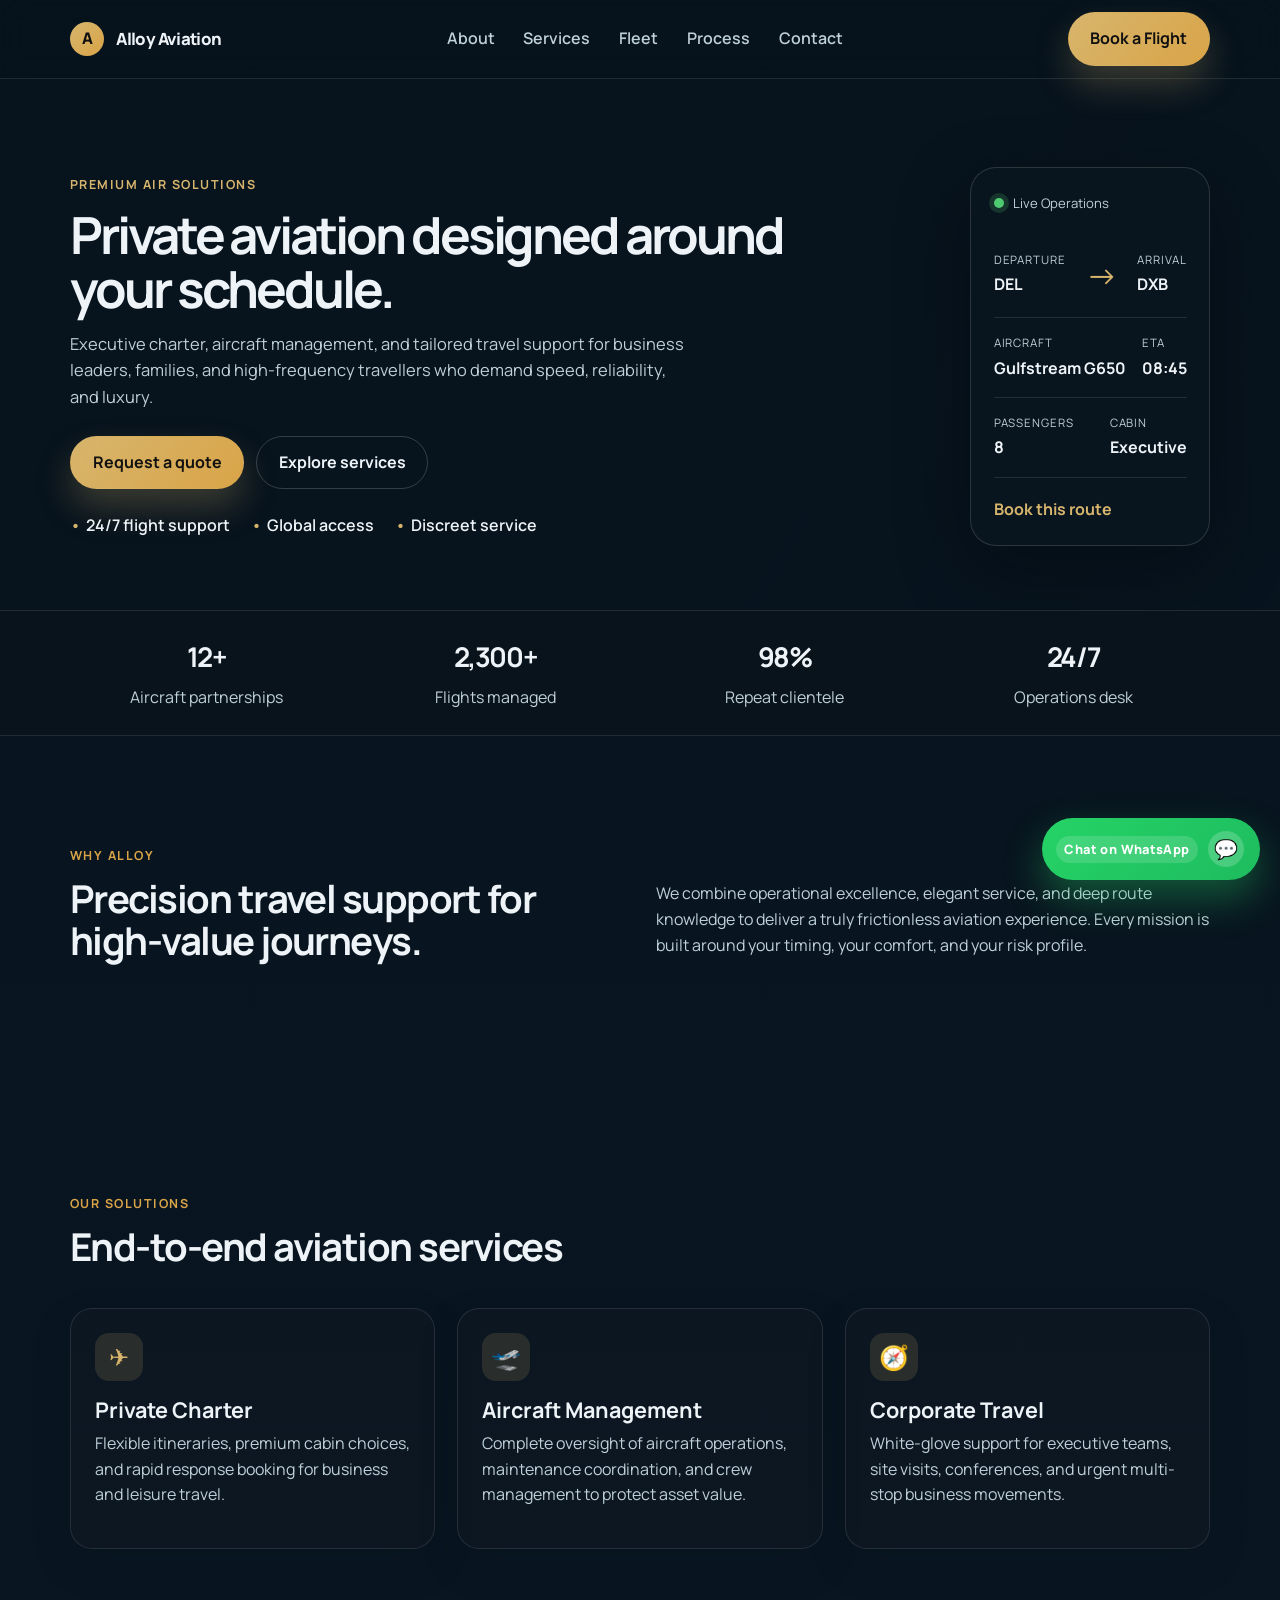
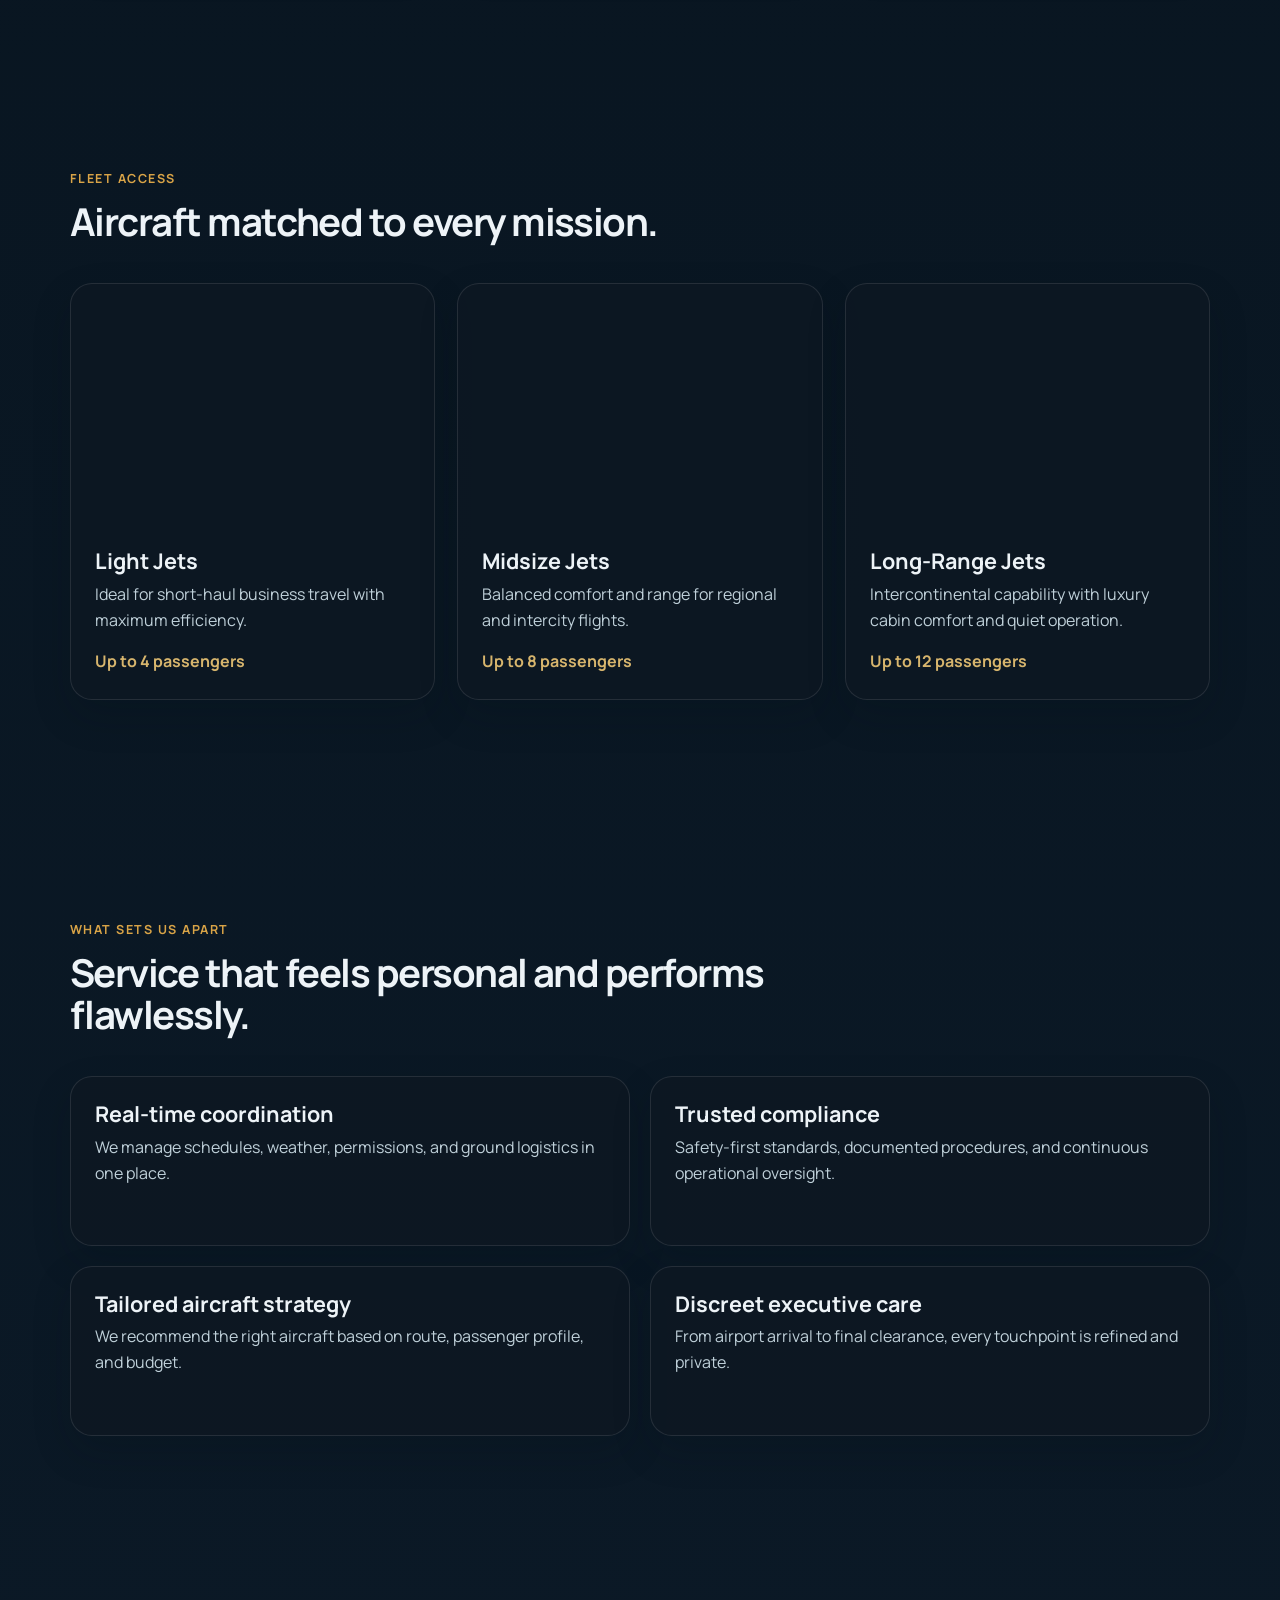
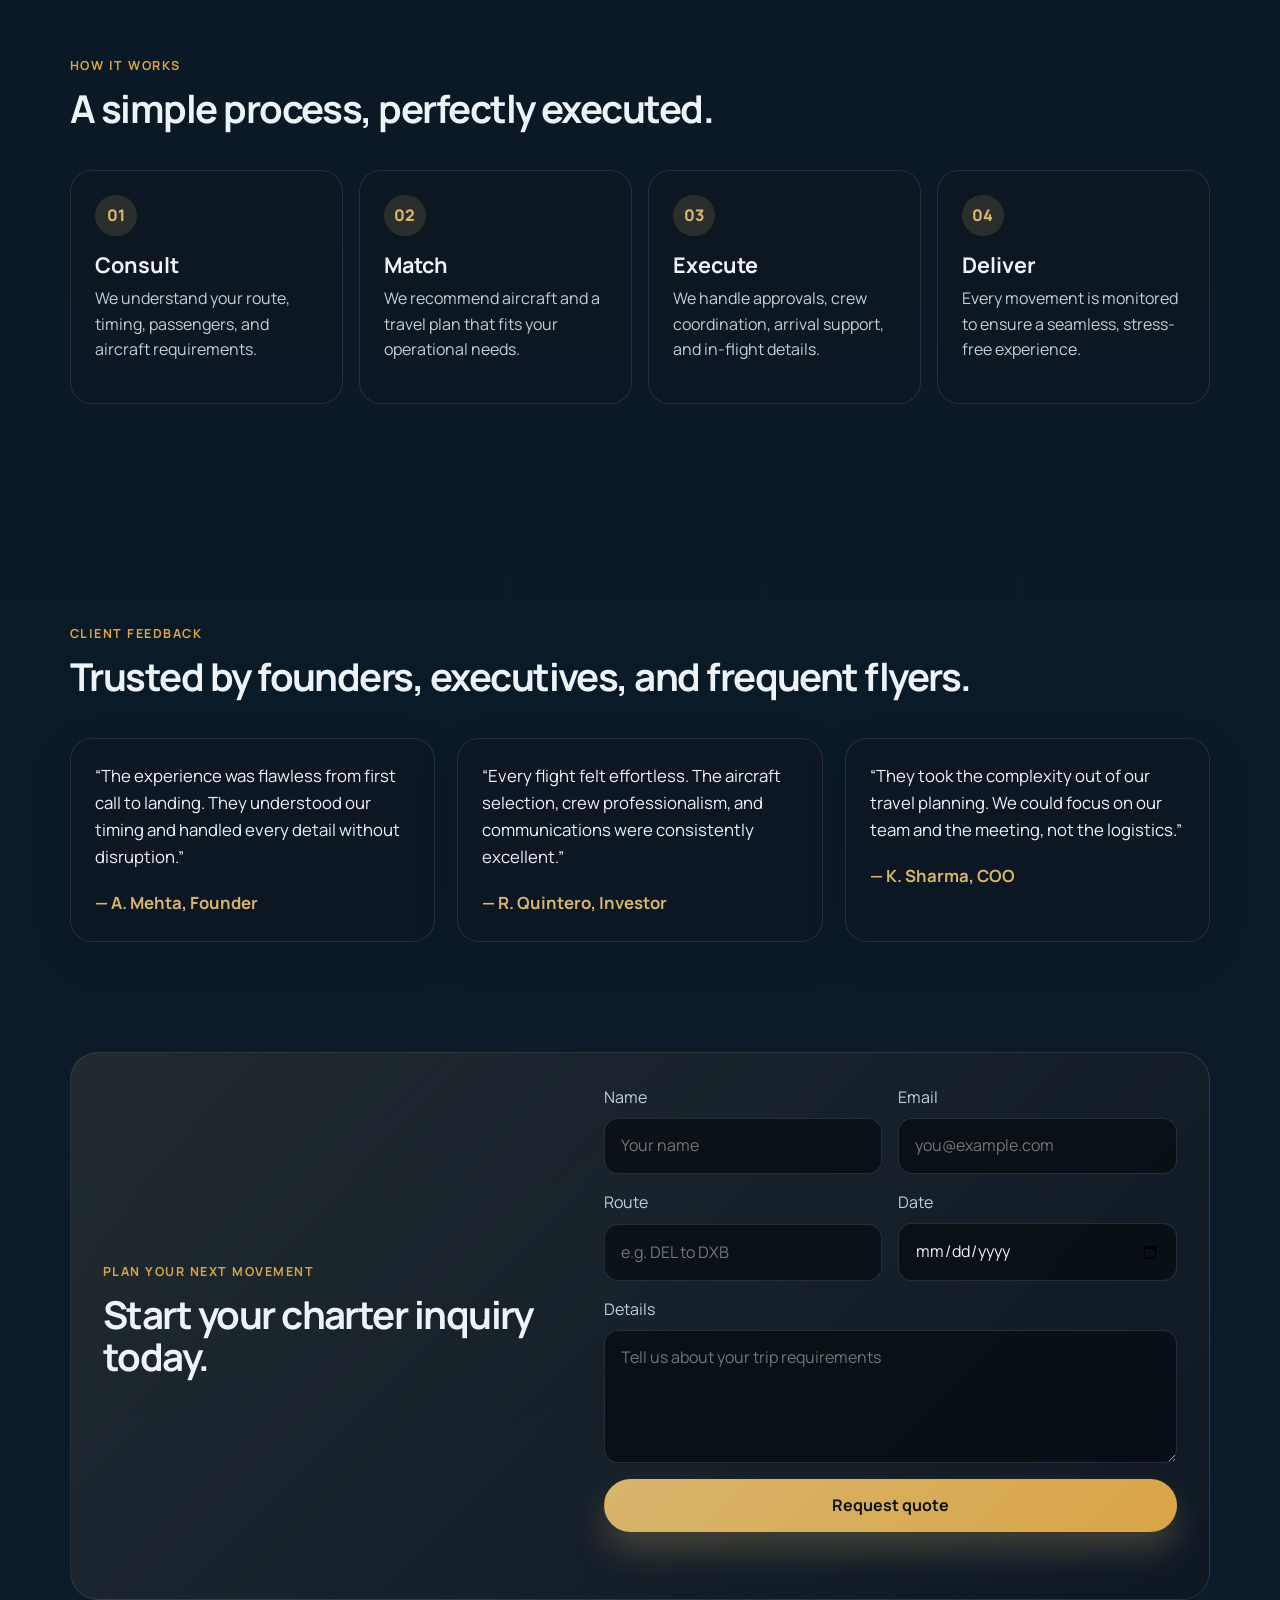
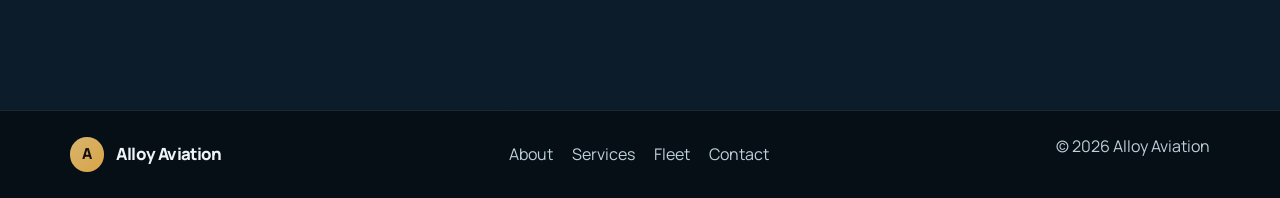
<file: index.html>
<!DOCTYPE html>
<html lang="en">
  <head>
    <meta charset="UTF-8" />
    <meta name="viewport" content="width=device-width, initial-scale=1.0" />
    <meta
      name="description"
      content="Alloy Aviation offers premium private charter, aircraft management, and executive travel solutions with precision and discretion."
    />
    <title>Alloy Aviation | Private Jet Charter & Executive Travel</title>
    <link rel="preconnect" href="https://fonts.googleapis.com" />
    <link rel="preconnect" href="https://fonts.gstatic.com" crossorigin />
    <link
      href="https://fonts.googleapis.com/css2?family=Manrope:wght@400;500;600;700;800&display=swap"
      rel="stylesheet"
    />
    <link rel="stylesheet" href="styles.css" />
  </head>
  <body>
    <header class="site-header">
      <div class="container nav-wrap">
        <a href="#top" class="brand" aria-label="Alloy Aviation home">
          <span class="brand-mark">A</span>
          <span class="brand-text">Alloy Aviation</span>
        </a>

        <button class="nav-toggle" aria-label="Toggle navigation" aria-expanded="false">
          <span></span>
          <span></span>
          <span></span>
        </button>

        <nav class="main-nav" aria-label="Main navigation">
          <a href="#about">About</a>
          <a href="#services">Services</a>
          <a href="#fleet">Fleet</a>
          <a href="#process">Process</a>
          <a href="#contact">Contact</a>
        </nav>

        <a href="#contact" class="btn btn-primary nav-cta">Book a Flight</a>
      </div>
    </header>

    <main id="top">
      <section class="hero">
        <div class="hero-overlay"></div>
        <div class="container hero-grid">
          <div class="hero-copy">
            <p class="eyebrow">Premium air solutions</p>
            <h1>Private aviation designed around your schedule.</h1>
            <p class="lead">
              Executive charter, aircraft management, and tailored travel support for
              business leaders, families, and high-frequency travellers who demand speed,
              reliability, and luxury.
            </p>
            <div class="hero-actions">
              <a href="#contact" class="btn btn-primary">Request a quote</a>
              <a href="#services" class="btn btn-secondary">Explore services</a>
            </div>
            <ul class="trust-list" aria-label="Key business strengths">
              <li>24/7 flight support</li>
              <li>Global access</li>
              <li>Discreet service</li>
            </ul>
          </div>

          <div class="hero-card" aria-label="Flight booking summary">
            <div class="card-header">
              <span class="status-dot"></span>
              <span>Live Operations</span>
            </div>
            <div class="flight-summary">
              <div>
                <small>Departure</small>
                <strong>DEL</strong>
              </div>
              <div class="route-arrow">→</div>
              <div>
                <small>Arrival</small>
                <strong>DXB</strong>
              </div>
            </div>
            <div class="meta-row">
              <div>
                <small>Aircraft</small>
                <strong>Gulfstream G650</strong>
              </div>
              <div>
                <small>ETA</small>
                <strong>08:45</strong>
              </div>
            </div>
            <div class="meta-row">
              <div>
                <small>Passengers</small>
                <strong>8</strong>
              </div>
              <div>
                <small>Cabin</small>
                <strong>Executive</strong>
              </div>
            </div>
            <a href="#contact" class="card-link">Book this route</a>
          </div>
        </div>
      </section>

      <section class="stats">
        <div class="container stats-grid">
          <div>
            <strong>12+</strong>
            <span>Aircraft partnerships</span>
          </div>
          <div>
            <strong>2,300+</strong>
            <span>Flights managed</span>
          </div>
          <div>
            <strong>98%</strong>
            <span>Repeat clientele</span>
          </div>
          <div>
            <strong>24/7</strong>
            <span>Operations desk</span>
          </div>
        </div>
      </section>

      <section class="section intro" id="about">
        <div class="container two-column">
          <div>
            <p class="eyebrow accent">Why Alloy</p>
            <h2>Precision travel support for high-value journeys.</h2>
          </div>
          <div>
            <p>
              We combine operational excellence, elegant service, and deep route knowledge to
              deliver a truly frictionless aviation experience. Every mission is built around
              your timing, your comfort, and your risk profile.
            </p>
          </div>
        </div>
      </section>

      <section class="section services" id="services">
        <div class="container">
          <div class="section-heading">
            <p class="eyebrow accent">Our solutions</p>
            <h2>End-to-end aviation services</h2>
          </div>

          <div class="card-grid three-up">
            <article class="info-card">
              <div class="icon">✈</div>
              <h3>Private Charter</h3>
              <p>
                Flexible itineraries, premium cabin choices, and rapid response booking for
                business and leisure travel.
              </p>
            </article>
            <article class="info-card">
              <div class="icon">🛫</div>
              <h3>Aircraft Management</h3>
              <p>
                Complete oversight of aircraft operations, maintenance coordination, and crew
                management to protect asset value.
              </p>
            </article>
            <article class="info-card">
              <div class="icon">🧭</div>
              <h3>Corporate Travel</h3>
              <p>
                White-glove support for executive teams, site visits, conferences, and urgent
                multi-stop business movements.
              </p>
            </article>
          </div>
        </div>
      </section>

      <section class="section fleet" id="fleet">
        <div class="container">
          <div class="section-heading">
            <p class="eyebrow accent">Fleet access</p>
            <h2>Aircraft matched to every mission.</h2>
          </div>

          <div class="card-grid three-up">
            <article class="fleet-card">
              <div class="fleet-image image-one"></div>
              <div class="fleet-copy">
                <h3>Light Jets</h3>
                <p>Ideal for short-haul business travel with maximum efficiency.</p>
                <span>Up to 4 passengers</span>
              </div>
            </article>
            <article class="fleet-card">
              <div class="fleet-image image-two"></div>
              <div class="fleet-copy">
                <h3>Midsize Jets</h3>
                <p>Balanced comfort and range for regional and intercity flights.</p>
                <span>Up to 8 passengers</span>
              </div>
            </article>
            <article class="fleet-card">
              <div class="fleet-image image-three"></div>
              <div class="fleet-copy">
                <h3>Long-Range Jets</h3>
                <p>Intercontinental capability with luxury cabin comfort and quiet operation.</p>
                <span>Up to 12 passengers</span>
              </div>
            </article>
          </div>
        </div>
      </section>

      <section class="section benefits">
        <div class="container">
          <div class="section-heading narrow">
            <p class="eyebrow accent">What sets us apart</p>
            <h2>Service that feels personal and performs flawlessly.</h2>
          </div>

          <div class="benefits-grid">
            <div class="benefit-item">
              <h3>Real-time coordination</h3>
              <p>We manage schedules, weather, permissions, and ground logistics in one place.</p>
            </div>
            <div class="benefit-item">
              <h3>Trusted compliance</h3>
              <p>Safety-first standards, documented procedures, and continuous operational oversight.</p>
            </div>
            <div class="benefit-item">
              <h3>Tailored aircraft strategy</h3>
              <p>We recommend the right aircraft based on route, passenger profile, and budget.</p>
            </div>
            <div class="benefit-item">
              <h3>Discreet executive care</h3>
              <p>From airport arrival to final clearance, every touchpoint is refined and private.</p>
            </div>
          </div>
        </div>
      </section>

      <section class="section process" id="process">
        <div class="container">
          <div class="section-heading">
            <p class="eyebrow accent">How it works</p>
            <h2>A simple process, perfectly executed.</h2>
          </div>

          <div class="timeline">
            <div class="step">
              <span>01</span>
              <h3>Consult</h3>
              <p>We understand your route, timing, passengers, and aircraft requirements.</p>
            </div>
            <div class="step">
              <span>02</span>
              <h3>Match</h3>
              <p>We recommend aircraft and a travel plan that fits your operational needs.</p>
            </div>
            <div class="step">
              <span>03</span>
              <h3>Execute</h3>
              <p>We handle approvals, crew coordination, arrival support, and in-flight details.</p>
            </div>
            <div class="step">
              <span>04</span>
              <h3>Deliver</h3>
              <p>Every movement is monitored to ensure a seamless, stress-free experience.</p>
            </div>
          </div>
        </div>
      </section>

      <section class="section testimonials">
        <div class="container">
          <div class="section-heading">
            <p class="eyebrow accent">Client feedback</p>
            <h2>Trusted by founders, executives, and frequent flyers.</h2>
          </div>

          <div class="card-grid three-up">
            <blockquote class="quote-card">
              “The experience was flawless from first call to landing. They understood our timing
              and handled every detail without disruption.”
              <footer>— A. Mehta, Founder</footer>
            </blockquote>
            <blockquote class="quote-card">
              “Every flight felt effortless. The aircraft selection, crew professionalism, and
              communications were consistently excellent.”
              <footer>— R. Quintero, Investor</footer>
            </blockquote>
            <blockquote class="quote-card">
              “They took the complexity out of our travel planning. We could focus on our team and
              the meeting, not the logistics.”
              <footer>— K. Sharma, COO</footer>
            </blockquote>
          </div>
        </div>
      </section>

      <section class="section cta-panel" id="contact">
        <div class="container cta-wrap">
          <div>
            <p class="eyebrow accent">Plan your next movement</p>
            <h2>Start your charter inquiry today.</h2>
          </div>

          <form
            class="contact-form"
            id="contactForm"
            method="POST"
            action="https://formspree.io/f/your-form-id"
            data-email="hello@alloyaviation.in"
          >
            <div class="form-row">
              <label>
                <span>Name</span>
                <input type="text" name="name" placeholder="Your name" required />
              </label>
              <label>
                <span>Email</span>
                <input type="email" name="email" placeholder="you@example.com" required />
              </label>
            </div>
            <div class="form-row">
              <label>
                <span>Route</span>
                <input type="text" name="route" placeholder="e.g. DEL to DXB" required />
              </label>
              <label>
                <span>Date</span>
                <input type="date" name="date" required />
              </label>
            </div>
            <label>
              <span>Details</span>
              <textarea name="details" rows="4" placeholder="Tell us about your trip requirements"></textarea>
            </label>
            <button type="submit" class="btn btn-primary">Request quote</button>
            <p class="form-status" aria-live="polite"></p>
          </form>
        </div>
      </section>
    </main>

    <footer class="site-footer">
      <div class="container footer-wrap">
        <div>
          <a href="#top" class="brand footer-brand">
            <span class="brand-mark">A</span>
            <span class="brand-text">Alloy Aviation</span>
          </a>
        </div>
        <div class="footer-links">
          <a href="#about">About</a>
          <a href="#services">Services</a>
          <a href="#fleet">Fleet</a>
          <a href="#contact">Contact</a>
        </div>
        <p>© <span id="year"></span> Alloy Aviation</p>
      </div>
    </footer>

    <a
      class="whatsapp-float"
      href="https://wa.me/918700912339?text=Hello%20Alloy%20Aviation%2C%20I%20want%20to%20book%20a%20private%20flight."
      target="_blank"
      rel="noopener noreferrer"
      aria-label="Chat on WhatsApp"
    >
      <span class="whatsapp-label">Chat on WhatsApp</span>
      <span class="whatsapp-icon" aria-hidden="true">💬</span>
    </a>

    <script async src="https://www.googletagmanager.com/gtag/js?id=G-XXXXXXXXXX"></script>
    <script>
      window.dataLayer = window.dataLayer || [];
      function gtag() {
        window.dataLayer.push(arguments);
      }
      gtag('js', new Date());
      gtag('config', 'G-XXXXXXXXXX');
      window.siteConfig = {
        gaMeasurementId: 'G-XXXXXXXXXX',
        formspreeEndpoint: 'https://formspree.io/f/your-form-id',
        emailAddress: 'prashant.kant94@gmail.com'
      };
    </script>
    <script src="script.js"></script>
  </body>
</html>
</file>
<file: styles.css>
:root {
  --bg: #07131d;
  --bg-soft: #0d1b2a;
  --panel: rgba(11, 24, 35, 0.9);
  --panel-strong: #13283a;
  --card: rgba(13, 27, 42, 0.82);
  --line: rgba(255, 255, 255, 0.1);
  --text: #edf3f7;
  --muted: #bfd0d9;
  --gold: #d7b56d;
  --gold-soft: rgba(215, 181, 109, 0.14);
  --primary: #d9a447;
  --primary-strong: #b8842d;
  --shadow: 0 24px 70px rgba(1, 7, 12, 0.35);
}

* {
  box-sizing: border-box;
}

html {
  scroll-behavior: smooth;
}

body {
  margin: 0;
  font-family: "Manrope", sans-serif;
  background: linear-gradient(180deg, #07131d 0%, #0d1c2b 100%);
  color: var(--text);
  line-height: 1.6;
}

a {
  color: inherit;
  text-decoration: none;
}

img {
  max-width: 100%;
  display: block;
}

button,
input,
textarea {
  font: inherit;
}

.container {
  width: min(1140px, calc(100% - 2rem));
  margin: 0 auto;
}

.section {
  padding: 110px 0;
}

.eyebrow {
  margin: 0 0 0.75rem;
  font-size: 0.78rem;
  letter-spacing: 0.12em;
  text-transform: uppercase;
  color: var(--gold);
  font-weight: 700;
}

.eyebrow.accent {
  color: var(--primary);
}

h1,
h2,
h3,
p {
  margin-top: 0;
}

h1 {
  font-size: clamp(2.8rem, 4vw, 5rem);
  line-height: 1.06;
  margin-bottom: 1rem;
  letter-spacing: -0.06em;
}

h2 {
  font-size: clamp(2rem, 3vw, 3rem);
  line-height: 1.1;
  margin-bottom: 0.75rem;
  letter-spacing: -0.04em;
}

h3 {
  font-size: 1.35rem;
  line-height: 1.2;
  margin-bottom: 0.5rem;
}

p {
  color: var(--muted);
}

.site-header {
  position: sticky;
  top: 0;
  z-index: 20;
  backdrop-filter: blur(16px);
  background: rgba(7, 19, 29, 0.7);
  border-bottom: 1px solid var(--line);
}

.nav-wrap {
  display: flex;
  align-items: center;
  justify-content: space-between;
  min-height: 78px;
  gap: 1rem;
}

.brand {
  display: inline-flex;
  align-items: center;
  gap: 0.75rem;
  font-weight: 800;
  letter-spacing: -0.04em;
}

.brand-mark {
  width: 2.15rem;
  height: 2.15rem;
  display: inline-flex;
  align-items: center;
  justify-content: center;
  border-radius: 50%;
  background: linear-gradient(135deg, var(--gold), var(--primary));
  color: #111;
  font-weight: 800;
}

.brand-text {
  font-size: 1.05rem;
}

.main-nav {
  display: flex;
  align-items: center;
  gap: 1.8rem;
  color: var(--muted);
  font-weight: 600;
}

.main-nav a {
  position: relative;
}

.main-nav a::after {
  content: "";
  position: absolute;
  left: 0;
  bottom: -0.4rem;
  width: 100%;
  height: 2px;
  background: var(--gold);
  transform: scaleX(0);
  transform-origin: left;
  transition: transform 0.2s ease;
}

.main-nav a:hover::after,
.main-nav a:focus-visible::after {
  transform: scaleX(1);
}

.btn {
  display: inline-flex;
  align-items: center;
  justify-content: center;
  min-height: 46px;
  padding: 0.8rem 1.35rem;
  border-radius: 999px;
  border: 1px solid transparent;
  font-weight: 700;
  transition: transform 0.2s ease, box-shadow 0.2s ease, border-color 0.2s ease;
}

.btn:hover,
.btn:focus-visible {
  transform: translateY(-1px);
}

.btn-primary {
  color: #111;
  background: linear-gradient(135deg, var(--gold), var(--primary));
  box-shadow: 0 18px 35px rgba(215, 181, 109, 0.25);
}

.btn-secondary {
  background: transparent;
  color: var(--text);
  border-color: rgba(255, 255, 255, 0.18);
}

.nav-toggle {
  display: none;
  flex-direction: column;
  gap: 0.28rem;
  width: 42px;
  height: 42px;
  border-radius: 12px;
  border: 1px solid var(--line);
  background: transparent;
  padding: 0.7rem 0.65rem;
  cursor: pointer;
}

.nav-toggle span {
  display: block;
  height: 2px;
  width: 100%;
  background: var(--text);
  border-radius: 999px;
}

.hero {
  position: relative;
  padding: 5.5rem 0 4rem;
  background:
    linear-gradient(120deg, rgba(7, 19, 29, 0.84), rgba(7, 19, 29, 0.52)),
    url("https://images.unsplash.com/photo-1436491865332-7a61a109cc05?auto=format&fit=crop&w=1400&q=80") center/cover no-repeat;
  overflow: hidden;
}

.hero-overlay {
  position: absolute;
  inset: 0;
  background: linear-gradient(90deg, rgba(7, 19, 29, 0.9), rgba(7, 19, 29, 0.15));
}

.hero-grid {
  position: relative;
  z-index: 1;
  display: grid;
  grid-template-columns: 1.3fr 0.7fr;
  align-items: center;
  gap: 2rem;
}

.lead {
  max-width: 620px;
  font-size: 1.03rem;
  margin-bottom: 1.6rem;
}

.hero-actions {
  display: flex;
  flex-wrap: wrap;
  gap: 0.75rem;
  margin-bottom: 1.5rem;
}

.trust-list {
  list-style: none;
  padding: 0;
  margin: 0;
  display: flex;
  flex-wrap: wrap;
  gap: 1rem 1.3rem;
  color: var(--text);
  font-weight: 600;
}

.trust-list li {
  position: relative;
  padding-left: 1rem;
}

.trust-list li::before {
  content: "•";
  position: absolute;
  left: 0;
  color: var(--gold);
}

.hero-card {
  background: rgba(9, 21, 31, 0.82);
  border: 1px solid rgba(255, 255, 255, 0.14);
  box-shadow: var(--shadow);
  border-radius: 26px;
  padding: 1.4rem;
  max-width: 430px;
  margin-left: auto;
}

.card-header {
  display: inline-flex;
  align-items: center;
  gap: 0.6rem;
  font-size: 0.82rem;
  color: var(--muted);
}

.status-dot {
  width: 10px;
  height: 10px;
  border-radius: 50%;
  background: #4ecb71;
  box-shadow: 0 0 0 5px rgba(78, 203, 113, 0.18);
}

.flight-summary,
.meta-row {
  display: flex;
  align-items: center;
  justify-content: space-between;
  gap: 1rem;
  padding: 1.2rem 0;
  border-bottom: 1px solid var(--line);
}

.flight-summary {
  margin-top: 1rem;
}

.meta-row {
  padding: 1rem 0;
}

small {
  display: block;
  color: var(--muted);
  font-size: 0.72rem;
  letter-spacing: 0.08em;
  text-transform: uppercase;
  margin-bottom: 0.18rem;
}

.route-arrow {
  color: var(--gold);
  font-size: 2rem;
  line-height: 1;
}

.card-link {
  display: inline-block;
  margin-top: 1.2rem;
  font-weight: 700;
  color: var(--gold);
}

.stats {
  background: rgba(9, 19, 27, 0.9);
  border-top: 1px solid var(--line);
  border-bottom: 1px solid var(--line);
}

.stats-grid {
  display: grid;
  grid-template-columns: repeat(4, minmax(0, 1fr));
  gap: 1rem;
  padding: 1.5rem 0;
}

.stats-grid div {
  display: flex;
  flex-direction: column;
  align-items: center;
  gap: 0.4rem;
  text-align: center;
}

.stats-grid strong {
  font-size: clamp(1.7rem, 2vw, 2.4rem);
  color: var(--text);
  letter-spacing: -0.05em;
}

.stats-grid span {
  color: var(--muted);
}

.two-column {
  display: grid;
  grid-template-columns: 1fr 1fr;
  gap: 2rem;
  align-items: end;
}

.section-heading {
  margin-bottom: 2.5rem;
}

.section-heading.narrow {
  max-width: 720px;
}

.card-grid {
  display: grid;
  gap: 1.4rem;
}

.three-up {
  grid-template-columns: repeat(3, minmax(0, 1fr));
}

.info-card,
.fleet-card,
.quote-card,
.benefit-item {
  background: rgba(14, 24, 35, 0.82);
  border: 1px solid var(--line);
  border-radius: 22px;
  padding: 1.5rem;
  box-shadow: 0 16px 38px rgba(6, 15, 22, 0.18);
}

.icon {
  width: 3rem;
  height: 3rem;
  display: inline-flex;
  align-items: center;
  justify-content: center;
  border-radius: 14px;
  background: var(--gold-soft);
  color: var(--gold);
  font-size: 1.5rem;
  margin-bottom: 1rem;
}

.fleet-card {
  overflow: hidden;
  padding: 0;
}

.fleet-image {
  min-height: 240px;
  background-size: cover;
  background-position: center;
}

.image-one {
  background-image: url("https://images.unsplash.com/photo-1542296332-2e4473faf563?auto=format&fit=crop&w=800&q=80");
}

.image-two {
  background-image: url("https://images.unsplash.com/photo-1517479149777-5f3b1511d5ad?auto=format&fit=crop&w=800&q=80");
}

.image-three {
  background-image: url("https://images.unsplash.com/photo-1556388158-158ea5ccacbd?auto=format&fit=crop&w=800&q=80");
}

.fleet-copy {
  padding: 1.5rem;
}

.fleet-copy span {
  color: var(--gold);
  font-weight: 700;
}

.benefits-grid {
  display: grid;
  grid-template-columns: repeat(2, minmax(0, 1fr));
  gap: 1.2rem;
}

.benefit-item {
  min-height: 170px;
}

.timeline {
  display: grid;
  grid-template-columns: repeat(4, minmax(0, 1fr));
  gap: 1rem;
}

.step {
  background: rgba(14, 24, 35, 0.82);
  border: 1px solid var(--line);
  border-radius: 22px;
  padding: 1.5rem;
}

.step span {
  display: inline-flex;
  align-items: center;
  justify-content: center;
  width: 2.6rem;
  height: 2.6rem;
  border-radius: 50%;
  background: var(--gold-soft);
  color: var(--gold);
  font-weight: 800;
  margin-bottom: 1rem;
}

.quote-card {
  margin: 0;
  font-size: 1.05rem;
  color: var(--text);
}

.quote-card footer {
  margin-top: 1.2rem;
  color: var(--gold);
  font-weight: 700;
}

.cta-panel {
  padding-top: 0;
}

.cta-wrap {
  background: linear-gradient(135deg, rgba(215, 181, 109, 0.1), rgba(14, 24, 35, 0.9));
  border: 1px solid var(--line);
  border-radius: 28px;
  padding: 2rem;
  display: grid;
  grid-template-columns: 0.9fr 1.1fr;
  gap: 2rem;
  align-items: center;
}

.contact-form {
  display: grid;
  gap: 1rem;
}

.form-row {
  display: grid;
  grid-template-columns: repeat(2, minmax(0, 1fr));
  gap: 1rem;
}

.contact-form label {
  display: grid;
  gap: 0.45rem;
  color: var(--muted);
}

.contact-form input,
.contact-form textarea {
  width: 100%;
  border: 1px solid rgba(255, 255, 255, 0.12);
  background: rgba(5, 12, 17, 0.7);
  color: var(--text);
  border-radius: 14px;
  padding: 0.9rem 1rem;
}

.contact-form input:focus,
.contact-form textarea:focus {
  outline: 2px solid rgba(215, 181, 109, 0.35);
  border-color: rgba(215, 181, 109, 0.5);
}

.form-status {
  min-height: 1.2rem;
  margin: 0;
  color: var(--gold);
  font-weight: 700;
}

.whatsapp-float {
  position: fixed;
  right: 20px;
  bottom: 20px;
  z-index: 40;
  display: inline-flex;
  align-items: center;
  gap: 0.65rem;
  min-height: 58px;
  padding: 0.8rem 1rem 0.8rem 0.9rem;
  border-radius: 999px;
  background: linear-gradient(135deg, #25d366, #1ebc5f);
  color: #fff;
  font-weight: 800;
  text-decoration: none;
  box-shadow: 0 18px 38px rgba(37, 211, 102, 0.35);
}

.whatsapp-label {
  display: inline-block;
  padding: 0.2rem 0.5rem;
  border-radius: 999px;
  background: rgba(255, 255, 255, 0.14);
  font-size: 0.8rem;
  letter-spacing: 0.03em;
}

.whatsapp-icon {
  width: 2.25rem;
  height: 2.25rem;
  display: inline-flex;
  align-items: center;
  justify-content: center;
  border-radius: 50%;
  background: rgba(255, 255, 255, 0.19);
  font-size: 1.2rem;
}

.whatsapp-float:hover,
.whatsapp-float:focus-visible {
  transform: translateY(-1px);
}

.site-footer {
  background: rgba(6, 14, 20, 0.9);
  border-top: 1px solid var(--line);
}

.footer-wrap {
  display: flex;
  align-items: center;
  justify-content: space-between;
  gap: 1rem;
  padding: 1.4rem 0;
}

.footer-brand {
  font-size: 0.95rem;
}

.footer-links {
  display: flex;
  align-items: center;
  flex-wrap: wrap;
  gap: 1.2rem;
  color: var(--muted);
}

@media (max-width: 900px) {
  .hero-grid,
  .two-column,
  .cta-wrap,
  .three-up,
  .timeline,
  .stats-grid,
  .benefits-grid {
    grid-template-columns: 1fr;
  }

  .main-nav {
    position: absolute;
    top: calc(100% + 0.5rem);
    right: 1rem;
    left: 1rem;
    display: none;
    flex-direction: column;
    align-items: flex-start;
    padding: 1rem;
    background: rgba(11, 24, 35, 0.96);
    border: 1px solid var(--line);
    border-radius: 18px;
    box-shadow: var(--shadow);
  }

  .main-nav.is-open {
    display: flex;
  }

  .nav-toggle {
    display: flex;
  }

  .nav-cta {
    display: none;
  }

  .hero-card {
    margin: 0;
  }
}

@media (max-width: 640px) {
  .section {
    padding: 80px 0;
  }

  .hero {
    padding-top: 4rem;
  }

  .form-row {
    grid-template-columns: 1fr;
  }

  .footer-wrap {
    flex-direction: column;
    align-items: flex-start;
  }
}
</file>
